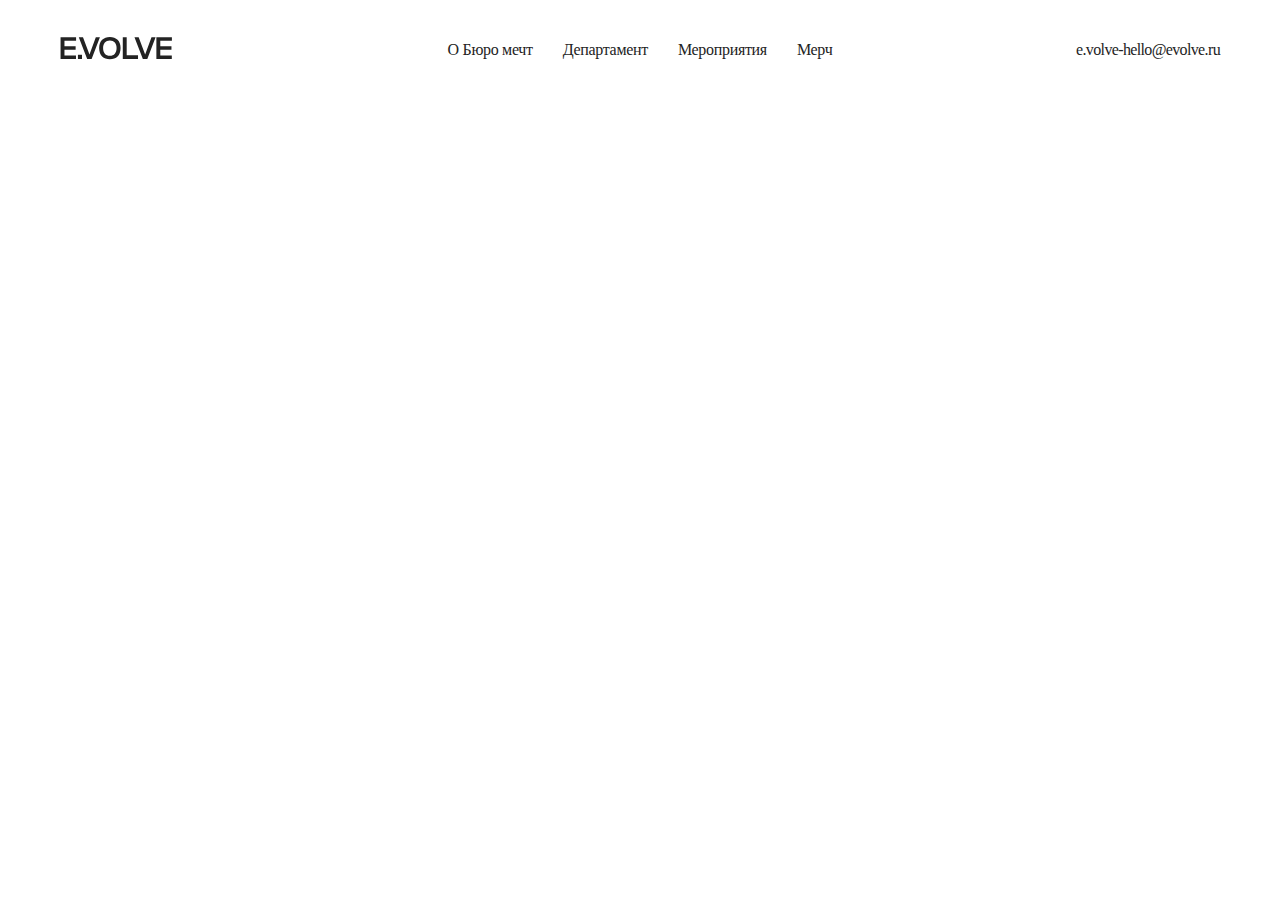
<file: index.html>
<!DOCTYPE html>
<html lang="ru">
  <head>
    <meta charset="UTF-8" />
    <meta name="viewport" content="width=device-width, initial-scale=1.0" />
    <title>Бюро мечт E.VOLVE</title>
    <meta property="og:title" content="Бюро мечт E.VOLVE" />
    <meta
      property="og:description"
      content="Многостраничник, который познакомит вас с нашим Бюро мечт"
    />
    <meta
      property="og:image"
      content="https://msmarys.github.io/E.VOLVE-promo/img/preview.png"
    />
    <meta property="og:image:type" content="image/png" />
    <meta property="og:image:width" content="1200" />
    <meta property="og:image:height" content="630" />
    <link rel="stylesheet" href="style/style.css" />
    <link rel="icon" type="image/x-icon" href="img/favicon.ico" />
  </head>

  <body>
    <!-- Меню -->
    <header class="main-menu">
      <div class="menu-wrapper">
        <a
          href="https://msmarys.github.io/E.VOLVE-promo/index.html"
          class="menu-logo"
        >
          <img src="./img/logo.svg" alt="Логотип E.VOLVE" />
        </a>

        <nav class="menu-nav">
          <a href="https://msmarys.github.io/E.VOLVE-promo/about.html"
            >О Бюро мечт</a
          >
          <a href="https://msmarys.github.io/E.VOLVE-promo/department.html"
            >Департамент</a
          >
          <a href="https://msmarys.github.io/E.VOLVE-promo/events.html"
            >Мероприятия</a
          >
          <a href="https://msmarys.github.io/E.VOLVE-promo/shop.html">Мерч</a>
        </nav>

        <a href="mailto:e.volve-hello@evolve.ru" class="menu-mail"
          >e.volve-hello@evolve.ru</a
        >
      </div>
    </header>

    <!-- Моб меню -->
    <div class="mobile-header">
      <div class="mobile-container">
        <a
          href="https://msmarys.github.io/E.VOLVE-promo/index.html"
          class="mobile-logo"
        >
          <img src="./img/logo.svg" alt="Логотип E.VOLVE" />
        </a>
        <button class="menu-toggle">
          <span class="toggle-text">Меню</span>
          <img src="./img/burger.svg" class="burger-icon" />
        </button>
      </div>
    </div>

    <div class="mobile-menu-overlay">
      <div class="mobile-overlay-inner">
        <div class="mobile-container">
          <a
            href="https://msmarys.github.io/E.VOLVE-promo/index.html"
            class="mobile-logo"
          >
            <img src="./img/logo.svg" alt="Логотип E.VOLVE" />
          </a>
          <button class="menu-toggle close-toggle">
            <span class="toggle-text">Закрыть</span>
            <img src="./img/burger.svg" alt="" class="burger-icon" />
          </button>
        </div>

        <nav class="mobile-nav">
          <a href="https://msmarys.github.io/E.VOLVE-promo/about.html"
            >О Бюро мечт</a
          >
          <a href="https://msmarys.github.io/E.VOLVE-promo/department.html"
            >Департамент</a
          >
          <a href="https://msmarys.github.io/E.VOLVE-promo/events.html"
            >Мероприятия</a
          >
          <a href="https://msmarys.github.io/E.VOLVE-promo/shop.html">Мерч</a>
        </nav>

        <div class="mobile-footer">
          <p class="footer-mail">e.volve-hello@evolve.ru</p>
          <a
            href="https://t.me/@mary_shishova"
            class="profile-icon"
            target="_blank"
            rel="noopener"
          >
            <img
              src="./img/tg_icon.svg"
              alt="Telegram"
              width="36"
              height="36"
            />
          </a>
          <a href="https://hsedesign.ru/designer/MaryS" class="profile-link"
            >Hse profile</a
          >
        </div>
      </div>
      <div class="mobile-background-text">
        <div class="ticker">
          <span>БЮРО МЕЧТ E.VOLVE</span>
          <span>БЮРО МЕЧТ E.VOLVE</span>
          <span>БЮРО МЕЧТ E.VOLVE</span>
          <span>БЮРО МЕЧТ E.VOLVE</span>
        </div>
      </div>
    </div>

    <!-- основной контент -->
    <section></section>

    <script src="./javascript/main.js"></script>
  </body>
</html>
</file>
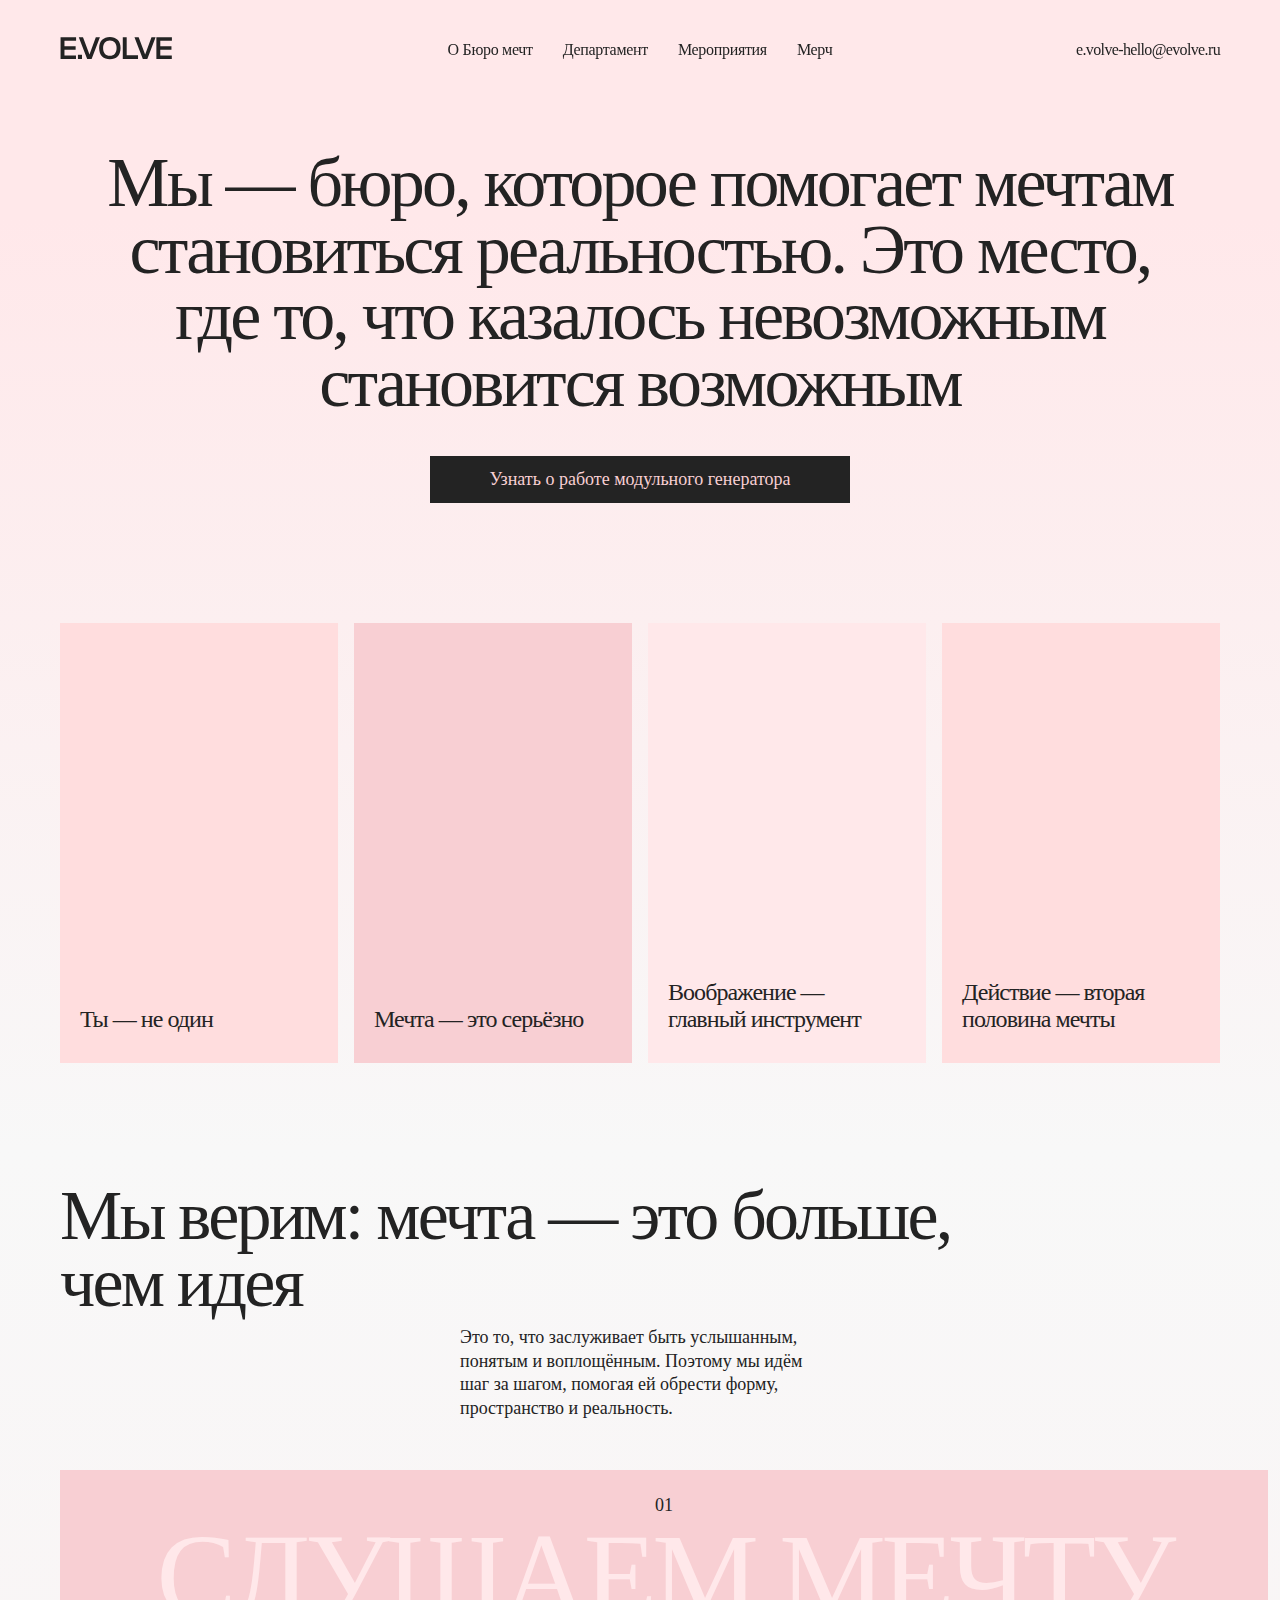
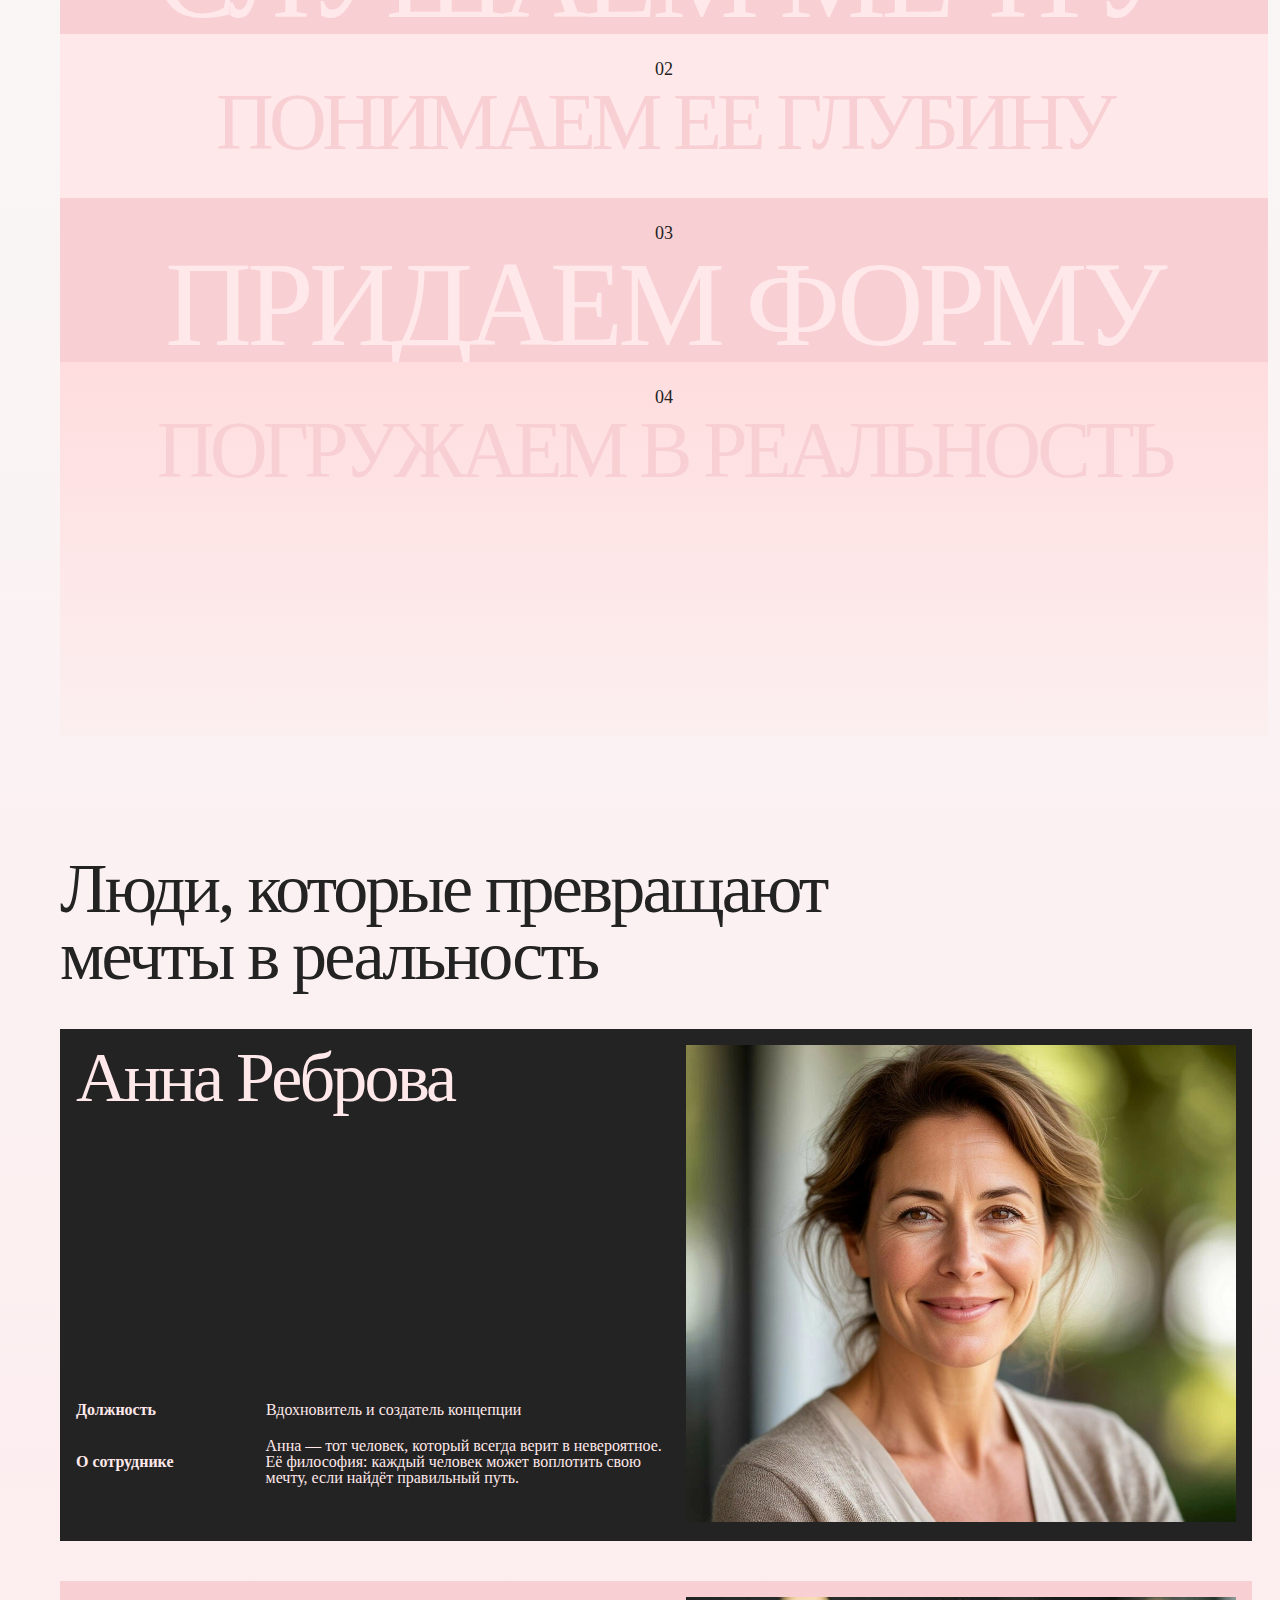
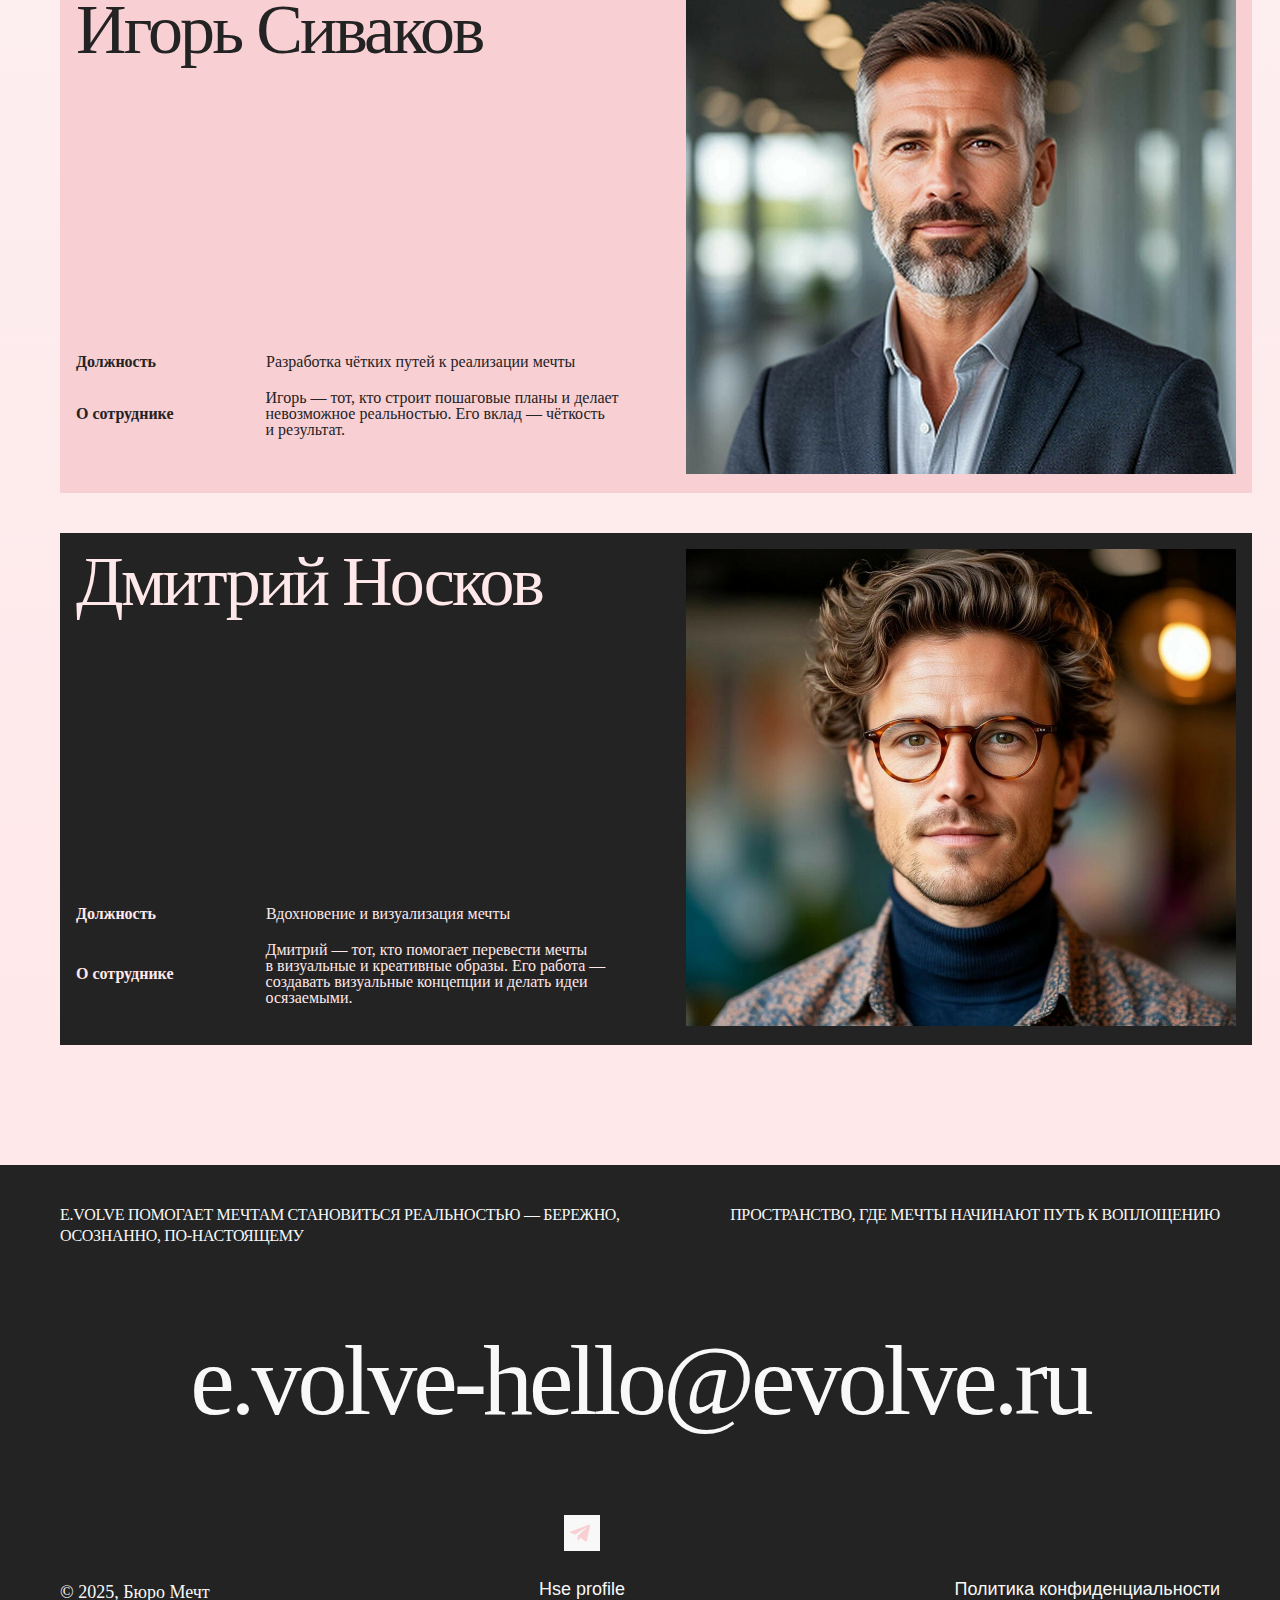
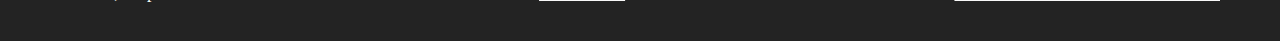
<file: about.html>
<!DOCTYPE html>
<html lang="ru">
  <head>
    <meta charset="UTF-8" />
    <meta name="viewport" content="width=device-width, initial-scale=1.0" />
    <title>О Бюро мечт E.VOLVE</title>
    <meta property="og:title" content="О Бюро мечт E.VOLVE" />
    <meta
      property="og:description"
      content="Познакомься с философией и ценностями Бюро мечт E.VOLVE — пространством, где мечты становятся планом действия."
    />
    <meta
      property="og:image"
      content="https://msmarys.github.io/E.VOLVE-promo/img/preview.png"
    />
    <meta property="og:image:type" content="image/png" />
    <meta property="og:image:width" content="1200" />
    <meta property="og:image:height" content="630" />
    <link rel="stylesheet" href="style/style.css" />
    <link rel="icon" type="image/x-icon" href="img/favicon.ico" />
  </head>

  <body>
    <!-- Меню -->
    <header class="main-menu">
      <div class="menu-wrapper">
        <a
          href="https://msmarys.github.io/E.VOLVE-promo/index.html"
          class="menu-logo"
        >
          <img src="./img/logo.svg" alt="Логотип E.VOLVE" />
        </a>

        <nav class="menu-nav">
          <a href="https://msmarys.github.io/E.VOLVE-promo/about.html"
            >О Бюро мечт</a
          >
          <a href="https://msmarys.github.io/E.VOLVE-promo/department.html"
            >Департамент</a
          >
          <a href="https://msmarys.github.io/E.VOLVE-promo/events.html"
            >Мероприятия</a
          >
          <a href="https://msmarys.github.io/E.VOLVE-promo/shop.html">Мерч</a>
        </nav>

        <a href="mailto:e.volve-hello@evolve.ru" class="menu-mail"
          >e.volve-hello@evolve.ru</a
        >
      </div>
    </header>

    <!-- Моб меню -->
    <div class="mobile-header">
      <div class="mobile-container">
        <a
          href="https://msmarys.github.io/E.VOLVE-promo/index.html"
          class="mobile-logo"
        >
          <img src="./img/logo.svg" alt="Логотип E.VOLVE" />
        </a>
        <button class="menu-toggle">
          <span class="toggle-text">Меню</span>
          <img src="./img/burger.svg" class="burger-icon" />
        </button>
      </div>
    </div>

    <div class="mobile-menu-overlay">
      <div class="mobile-overlay-inner">
        <div class="mobile-container">
          <a
            href="https://msmarys.github.io/E.VOLVE-promo/index.html"
            class="mobile-logo"
          >
            <img src="./img/logo.svg" alt="Логотип E.VOLVE" />
          </a>
          <button class="menu-toggle close-toggle">
            <span class="toggle-text">Закрыть</span>
            <img src="./img/burger.svg" alt="" class="burger-icon" />
          </button>
        </div>

        <nav class="mobile-nav">
          <a href="https://msmarys.github.io/E.VOLVE-promo/about.html"
            >О Бюро мечт</a
          >
          <a href="https://msmarys.github.io/E.VOLVE-promo/department.html"
            >Департамент</a
          >
          <a href="https://msmarys.github.io/E.VOLVE-promo/events.html"
            >Мероприятия</a
          >
          <a href="https://msmarys.github.io/E.VOLVE-promo/shop.html">Мерч</a>
        </nav>

        <div class="mobile-footer">
          <p class="footer-mail">e.volve-hello@evolve.ru</p>
          <a
            href="https://t.me/@mary_shishova"
            class="profile-icon"
            target="_blank"
            rel="noopener"
          >
            <img
              src="./img/tg_icon.svg"
              alt="Telegram"
              width="36"
              height="36"
            />
          </a>
          <a href="https://hsedesign.ru/designer/MaryS" class="profile-link"
            >Hse profile</a
          >
        </div>
      </div>
      <div class="mobile-background-text">
        <div class="ticker">
          <span>БЮРО МЕЧТ E.VOLVE</span>
          <span>БЮРО МЕЧТ E.VOLVE</span>
          <span>БЮРО МЕЧТ E.VOLVE</span>
          <span>БЮРО МЕЧТ E.VOLVE</span>
        </div>
      </div>
    </div>

    <!-- основной контент -->
    <!-- интро -->
    <section class="bureau-intro">
      <h2 class="fade-blur">
        Мы&nbsp;&mdash; бюро, которое помогает мечтам становиться реальностью.
        Это место, где&nbsp;то, что казалось невозможным становится возможным
      </h2>
      <a
        href="https://msmarys.github.io/E.VOLVE/"
        class="bureau-button"
        rel="noopener noreferrer"
      >
        Узнать о работе модульного генератора
      </a>
    </section>

    <!-- миссия -->
    <section class="bureau-mission">
      <div class="mission-card">
        <h4>Ты&nbsp;&mdash; не&nbsp;один</h4>
        <p>
          У&nbsp;мечты есть команда. Мы&nbsp;&mdash; люди, которые верят вместе
          с&nbsp;тобой, даже если весь мир сомневается.
        </p>
      </div>

      <div class="mission-card">
        <h4>Мечта&nbsp;&mdash; это серьёзно</h4>
        <p>
          Мы&nbsp;не&nbsp;обесцениваем желания. Даже самые странные, абсурдные
          и&nbsp;невозможные&nbsp;&mdash; важны.
        </p>
      </div>

      <div class="mission-card">
        <h4>Воображение&nbsp;&mdash; главный инструмент</h4>
        <p>
          В&nbsp;Бюро можно спроектировать даже самое невозможное&nbsp;&mdash;
          и&nbsp;находить его форму.
        </p>
      </div>

      <div class="mission-card">
        <h4>Действие&nbsp;&mdash; вторая половина мечты</h4>
        <p>Мы&nbsp;помогаем мечтам стать реальными шагами.</p>
      </div>
    </section>

    <!-- этапы -->
    <section class="bureau-steps">
      <div class="bureau-inspo">
        <h2>Мы&nbsp;верим: мечта&nbsp;&mdash; это больше, чем идея</h2>
        <p>
          Это&nbsp;то, что заслуживает быть услышанным, понятым
          и&nbsp;воплощённым. Поэтому мы&nbsp;идём шаг за&nbsp;шагом, помогая
          ей&nbsp;обрести форму, пространство и&nbsp;реальность.
        </p>
      </div>

      <div class="steps-cards">
        <div class="step-card step1">
          <p class="step-num">01</p>
          <h1>Слушаем мечту</h1>
          <p class="step-desc">
            Мы&nbsp;начинаем с&nbsp;того, чтобы внимательно выслушать вашу
            мечту. Каждое слово важно, и&nbsp;мы&nbsp;не&nbsp;торопимся, чтобы
            понять суть того, что для вас действительно важно. Это первое
            и&nbsp;самое важное, что нужно сделать.
          </p>
        </div>

        <div class="step-card step2">
          <p class="step-num">02</p>
          <h1>Понимаем ее глубину</h1>
          <p class="step-desc">
            Затем мы&nbsp;задумываемся над тем, что стоит за&nbsp;мечтой. Почему
            она важна, что она может значить? Мы&nbsp;погружаемся
            в&nbsp;её&nbsp;контекст и&nbsp;находим глубину, чтобы понять, как
            превратить мечту в&nbsp;нечто большее, чем просто желание.
          </p>
        </div>

        <div class="step-card step3">
          <p class="step-num">03</p>
          <h1>Придаем форму</h1>
          <p class="step-desc">
            Здесь мы&nbsp;работаем над тем, чтобы увидеть мечту
            в&nbsp;реальности. Мы&nbsp;собираем идеи, выбираем стили
            и&nbsp;формы, создаём концепцию. Это момент, когда мечта начинает
            обретать конкретные очертания.
          </p>
        </div>

        <div class="step-card step4">
          <p class="step-num">04</p>
          <h1>Погружаем в&nbsp;реальность</h1>
          <p class="step-desc">
            С&nbsp;помощью современных технологий, в&nbsp;том числе виртуальной
            реальности (VR), мы&nbsp;помогаем вам увидеть вашу мечту
            во&nbsp;всей её&nbsp;полноте. Мечта становится не&nbsp;просто
            картинкой в&nbsp;голове, а&nbsp;осязаемым, проработанным
            пространством или предметом, с&nbsp;которым можно взаимодействовать.
          </p>
        </div>
      </div>
    </section>

    <!-- команда -->
    <section class="bureau-team">
      <h2 class="bureau-team-title">
        Люди, которые превращают мечты в&nbsp;реальность
      </h2>

      <div class="team-members">
        <!-- 1 -->
        <div class="team-member fade-sticky">
          <div class="member-info">
            <h2>Анна Реброва</h2>
            <div class="member-row">
              <p>Должность</p>
              <p>Вдохновитель и&nbsp;создатель концепции</p>
            </div>
            <div class="member-row">
              <p>О&nbsp;сотруднике</p>
              <p>
                Анна&nbsp;&mdash; тот человек, который всегда верит
                в&nbsp;невероятное. Её&nbsp;философия: каждый человек может
                воплотить свою мечту, если найдёт правильный путь.
              </p>
            </div>
          </div>
          <img src="./img/member1.png" class="member-img" />
        </div>

        <!-- 2 -->
        <div class="team-member fade-sticky">
          <div class="member-info">
            <h2>Игорь Сиваков</h2>
            <div class="member-row">
              <p>Должность</p>
              <p>Разработка чётких путей к&nbsp;реализации мечты</p>
            </div>
            <div class="member-row">
              <p>О&nbsp;сотруднике</p>
              <p>
                Игорь&nbsp;&mdash; тот, кто строит пошаговые планы и&nbsp;делает
                невозможное реальностью. Его вклад&nbsp;&mdash; чёткость
                и&nbsp;результат.
              </p>
            </div>
          </div>
          <img src="./img/member2.png" class="member-img" />
        </div>

        <!-- 3 -->
        <div class="team-member fade-sticky">
          <div class="member-info">
            <h2>Дмитрий Носков</h2>
            <div class="member-row">
              <p>Должность</p>
              <p>Вдохновение и&nbsp;визуализация мечты</p>
            </div>
            <div class="member-row">
              <p>О&nbsp;сотруднике</p>
              <p>
                Дмитрий&nbsp;&mdash; тот, кто помогает перевести мечты
                в&nbsp;визуальные и&nbsp;креативные образы. Его
                работа&nbsp;&mdash; создавать визуальные концепции и&nbsp;делать
                идеи осязаемыми.
              </p>
            </div>
          </div>
          <img src="./img/member3.png" class="member-img" />
        </div>
      </div>
    </section>

    <!-- Футтер -->
    <footer id="site-footer" class="site-footer">
      <div class="footer-container footer_top">
        <p class="footer-text-left">
          E.VOLVE помогает мечтам становиться реальностью&nbsp;&mdash; бережно,
          осознанно, по&#8209;настоящему
        </p>
        <p class="footer-text-right">
          Пространство, где&nbsp;мечты начинают путь к&nbsp;воплощению
        </p>
      </div>

      <div class="footer-container footer_middle">
        <a href="mailto:e.volve-hello@evolve.ru" class="footer-email">
          e.volve-hello@evolve.ru
        </a>
      </div>

      <div class="footer-container footer_bottom">
        <div class="copywrite">&copy;&nbsp;2025,&nbsp;Бюро&nbsp;Мечт</div>
        <div class="my_profile">
          <a
            href="https://t.me/@mary_shishova"
            class="profile-icon"
            target="_blank"
            rel="noopener"
          >
            <img
              src="./img/tg_icon.svg"
              alt="Telegram"
              width="36"
              height="36"
            />
          </a>
          <a href="https://hsedesign.ru/designer/MaryS" class="profile-link">
            Hse profile
          </a>
        </div>
        <div class="privacy_page">
          <a
            href="https://msmarys.github.io/E.VOLVE-promo/privacy.html"
            class="privacy-link"
          >
            Политика конфиденциальности
          </a>
        </div>
      </div>
    </footer>

    <script src="./javascript/main.js"></script>
  </body>
</html>
</file>
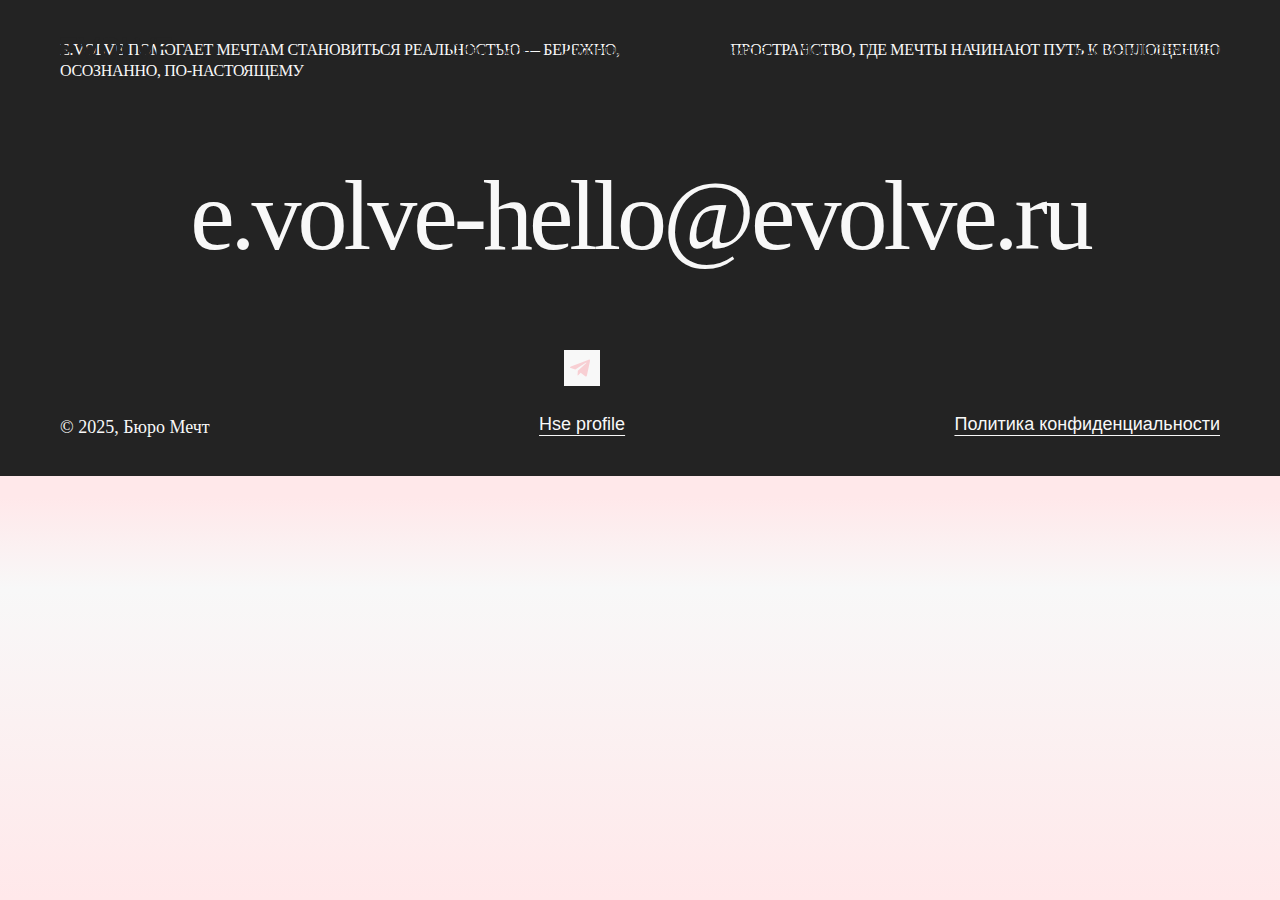
<file: events.html>
<!DOCTYPE html>
<html lang="ru">
  <head>
    <meta charset="UTF-8" />
    <meta name="viewport" content="width=device-width, initial-scale=1.0" />
    <title>Афиша мероприятий | Бюро мечт E.VOLVE</title>
    <meta property="og:title" content="Афиша мероприятий | E.VOLVE" />
    <meta
      property="og:description"
      content="События E.VOLVE — экспедиции, ритуалы и практики для восстановления и вдохновения."
    />
    <meta
      property="og:image"
      content="https://msmarys.github.io/E.VOLVE-promo/img/preview.png"
    />
    <meta property="og:image:type" content="image/png" />
    <meta property="og:image:width" content="1200" />
    <meta property="og:image:height" content="630" />
    <link rel="stylesheet" href="style/style.css" />
    <link rel="icon" type="image/x-icon" href="img/favicon.ico" />
  </head>
  <body>
    <!-- Меню -->
    <header class="main-menu">
      <div class="menu-wrapper">
        <a
          href="https://msmarys.github.io/E.VOLVE-promo/index.html"
          class="menu-logo"
        >
          <img src="./img/logo.svg" alt="Логотип E.VOLVE" />
        </a>

        <nav class="menu-nav">
          <a href="https://msmarys.github.io/E.VOLVE-promo/about.html"
            >О Бюро мечт</a
          >
          <a href="https://msmarys.github.io/E.VOLVE-promo/department.html"
            >Департамент</a
          >
          <a href="https://msmarys.github.io/E.VOLVE-promo/events.html"
            >Мероприятия</a
          >
          <a href="https://msmarys.github.io/E.VOLVE-promo/shop.html">Мерч</a>
        </nav>

        <a href="mailto:e.volve-hello@evolve.ru" class="menu-mail"
          >e.volve-hello@evolve.ru</a
        >
      </div>
    </header>

    <!-- Моб меню -->
    <div class="mobile-header">
      <div class="mobile-container">
        <a
          href="https://msmarys.github.io/E.VOLVE-promo/index.html"
          class="mobile-logo"
        >
          <img src="./img/logo.svg" alt="Логотип E.VOLVE" />
        </a>
        <button class="menu-toggle">
          <span class="toggle-text">Меню</span>
          <img src="./img/burger.svg" class="burger-icon" />
        </button>
      </div>
    </div>

    <div class="mobile-menu-overlay">
      <div class="mobile-overlay-inner">
        <div class="mobile-container">
          <a
            href="https://msmarys.github.io/E.VOLVE-promo/index.html"
            class="mobile-logo"
          >
            <img src="./img/logo.svg" alt="Логотип E.VOLVE" />
          </a>
          <button class="menu-toggle close-toggle">
            <span class="toggle-text">Закрыть</span>
            <img src="./img/burger.svg" alt="" class="burger-icon" />
          </button>
        </div>

        <nav class="mobile-nav">
          <a href="https://msmarys.github.io/E.VOLVE-promo/about.html"
            >О Бюро мечт</a
          >
          <a href="https://msmarys.github.io/E.VOLVE-promo/department.html"
            >Департамент</a
          >
          <a href="https://msmarys.github.io/E.VOLVE-promo/events.html"
            >Мероприятия</a
          >
          <a href="https://msmarys.github.io/E.VOLVE-promo/shop.html">Мерч</a>
        </nav>

        <div class="mobile-footer">
          <p class="footer-mail">e.volve-hello@evolve.ru</p>
          <a
            href="https://t.me/@mary_shishova"
            class="profile-icon"
            target="_blank"
            rel="noopener"
          >
            <img
              src="./img/tg_icon.svg"
              alt="Telegram"
              width="36"
              height="36"
            />
          </a>
          <a href="https://hsedesign.ru/designer/MaryS" class="profile-link"
            >Hse profile</a
          >
        </div>
      </div>
      <div class="mobile-background-text">
        <div class="ticker">
          <span>БЮРО МЕЧТ E.VOLVE</span>
          <span>БЮРО МЕЧТ E.VOLVE</span>
          <span>БЮРО МЕЧТ E.VOLVE</span>
          <span>БЮРО МЕЧТ E.VOLVE</span>
        </div>
      </div>
    </div>

    <!-- основной контент -->
    <section></section>

    <!-- Футтер -->
    <footer id="site-footer" class="site-footer">
      <div class="footer-container footer_top">
        <p class="footer-text-left">
          E.VOLVE помогает мечтам становиться реальностью&nbsp;&mdash; бережно,
          осознанно, по&#8209;настоящему
        </p>
        <p class="footer-text-right">
          Пространство, где&nbsp;мечты начинают путь к&nbsp;воплощению
        </p>
      </div>

      <div class="footer-container footer_middle">
        <a href="mailto:e.volve-hello@evolve.ru" class="footer-email">
          e.volve-hello@evolve.ru
        </a>
      </div>

      <div class="footer-container footer_bottom">
        <div class="copywrite">&copy;&nbsp;2025,&nbsp;Бюро&nbsp;Мечт</div>
        <div class="my_profile">
          <a
            href="https://t.me/@mary_shishova"
            class="profile-icon"
            target="_blank"
            rel="noopener"
          >
            <img
              src="./img/tg_icon.svg"
              alt="Telegram"
              width="36"
              height="36"
            />
          </a>
          <a href="https://hsedesign.ru/designer/MaryS" class="profile-link">
            Hse profile
          </a>
        </div>
        <div class="privacy_page">
          <a
            href="https://msmarys.github.io/E.VOLVE-promo/privacy.html"
            class="privacy-link"
          >
            Политика конфиденциальности
          </a>
        </div>
      </div>
    </footer>

    <script src="./javascript/main.js"></script>
  </body>
</html>
</file>
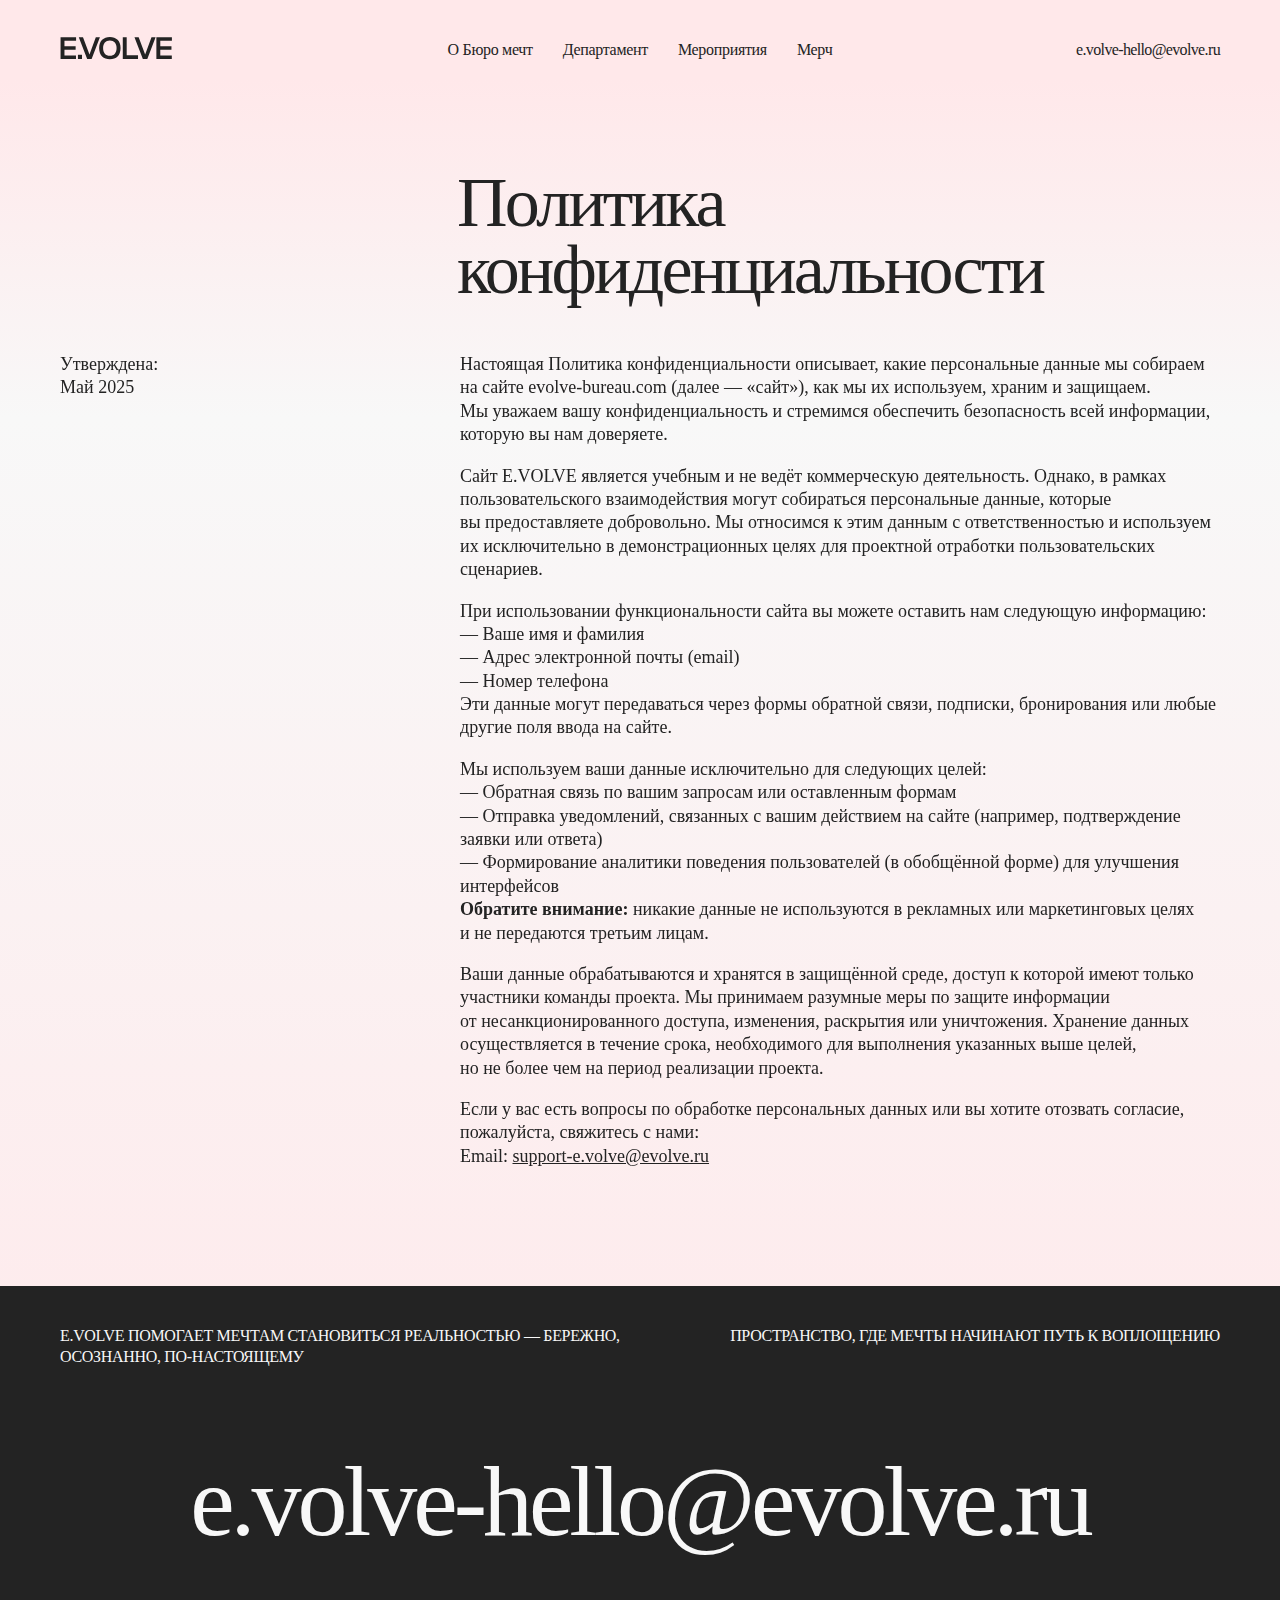
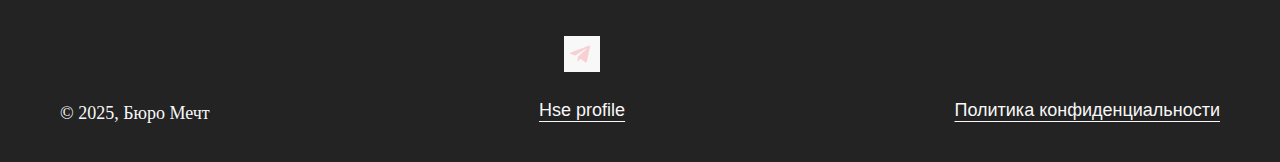
<file: privacy.html>
<!DOCTYPE html>
<html lang="ru">
  <head>
    <meta charset="UTF-8" />
    <meta name="viewport" content="width=device-width, initial-scale=1.0" />
    <title>Политика конфиденциальности | Бюро мечт E.VOLVE</title>
    <meta property="og:title" content="Политика конфиденциальности | E.VOLVE" />
    <meta
      property="og:description"
      content="Узнайте, как мы собираем и обрабатываем персональные данные на сайте Бюро мечт E.VOLVE"
    />
    <meta
      property="og:image"
      content="https://msmarys.github.io/E.VOLVE-promo/img/preview.png"
    />
    <meta property="og:image:type" content="image/png" />
    <meta property="og:image:width" content="1200" />
    <meta property="og:image:height" content="630" />
    <link rel="stylesheet" href="style/style.css" />
    <link rel="icon" type="image/x-icon" href="img/favicon.ico" />
  </head>
  <body>
    <!-- Меню -->
    <header class="main-menu">
      <div class="menu-wrapper">
        <a
          href="https://msmarys.github.io/E.VOLVE-promo/index.html"
          class="menu-logo"
        >
          <img src="./img/logo.svg" alt="Логотип E.VOLVE" />
        </a>

        <nav class="menu-nav">
          <a href="https://msmarys.github.io/E.VOLVE-promo/about.html"
            >О Бюро мечт</a
          >
          <a href="https://msmarys.github.io/E.VOLVE-promo/department.html"
            >Департамент</a
          >
          <a href="https://msmarys.github.io/E.VOLVE-promo/events.html"
            >Мероприятия</a
          >
          <a href="https://msmarys.github.io/E.VOLVE-promo/shop.html">Мерч</a>
        </nav>

        <a href="mailto:e.volve-hello@evolve.ru" class="menu-mail"
          >e.volve-hello@evolve.ru</a
        >
      </div>
    </header>

    <!-- Моб меню -->
    <div class="mobile-header">
      <div class="mobile-container">
        <a
          href="https://msmarys.github.io/E.VOLVE-promo/index.html"
          class="mobile-logo"
        >
          <img src="./img/logo.svg" alt="Логотип E.VOLVE" />
        </a>
        <button class="menu-toggle">
          <span class="toggle-text">Меню</span>
          <img src="./img/burger.svg" class="burger-icon" />
        </button>
      </div>
    </div>

    <div class="mobile-menu-overlay">
      <div class="mobile-overlay-inner">
        <div class="mobile-container">
          <a
            href="https://msmarys.github.io/E.VOLVE-promo/index.html"
            class="mobile-logo"
          >
            <img src="./img/logo.svg" alt="Логотип E.VOLVE" />
          </a>
          <button class="menu-toggle close-toggle">
            <span class="toggle-text">Закрыть</span>
            <img src="./img/burger.svg" alt="" class="burger-icon" />
          </button>
        </div>

        <nav class="mobile-nav">
          <a href="https://msmarys.github.io/E.VOLVE-promo/about.html"
            >О Бюро мечт</a
          >
          <a href="https://msmarys.github.io/E.VOLVE-promo/department.html"
            >Департамент</a
          >
          <a href="https://msmarys.github.io/E.VOLVE-promo/events.html"
            >Мероприятия</a
          >
          <a href="https://msmarys.github.io/E.VOLVE-promo/shop.html">Мерч</a>
        </nav>

        <div class="mobile-footer">
          <p class="footer-mail">e.volve-hello@evolve.ru</p>
          <a
            href="https://t.me/@mary_shishova"
            class="profile-icon"
            target="_blank"
            rel="noopener"
          >
            <img
              src="./img/tg_icon.svg"
              alt="Telegram"
              width="36"
              height="36"
            />
          </a>
          <a href="https://hsedesign.ru/designer/MaryS" class="profile-link"
            >Hse profile</a
          >
        </div>
      </div>
      <div class="mobile-background-text">
        <div class="ticker">
          <span>БЮРО МЕЧТ E.VOLVE</span>
          <span>БЮРО МЕЧТ E.VOLVE</span>
          <span>БЮРО МЕЧТ E.VOLVE</span>
          <span>БЮРО МЕЧТ E.VOLVE</span>
        </div>
      </div>
    </div>

    <!-- основной контент-->

    <section class="policy">
      <h1 class="policy_title fade-blur">Политика конфиденциальности</h1>
      <div class="policy_container fade-blur">
        <div class="policy_adoption">
          <p>
            <span class="medium">Утверждена:</span><br /><span class="regular"
              >Май&nbsp;2025</span
            >
          </p>
        </div>
        <div class="policy_text">
          <p>
            Настоящая Политика конфиденциальности описывает, какие персональные
            данные мы&nbsp;собираем на&nbsp;сайте evolve-bureau.com
            (далее&nbsp;&mdash; «сайт»), как&nbsp;мы&nbsp;их используем, храним
            и&nbsp;защищаем. Мы&nbsp;уважаем вашу конфиденциальность
            и&nbsp;стремимся обеспечить безопасность всей информации, которую
            вы&nbsp;нам доверяете.
          </p>

          <p>
            Сайт E.VOLVE является учебным и&nbsp;не&nbsp;ведёт коммерческую
            деятельность. Однако, в&nbsp;рамках пользовательского взаимодействия
            могут собираться персональные данные, которые вы&nbsp;предоставляете
            добровольно. Мы&nbsp;относимся к&nbsp;этим данным
            с&nbsp;ответственностью и&nbsp;используем их&nbsp;исключительно
            в&nbsp;демонстрационных целях для&nbsp;проектной отработки
            пользовательских сценариев.
          </p>

          <p>
            При&nbsp;использовании функциональности сайта вы&nbsp;можете
            оставить нам&nbsp;следующую информацию:<br />
            — Ваше имя и&nbsp;фамилия<br />
            — Адрес электронной почты (email)<br />
            — Номер телефона<br />
            Эти&nbsp;данные могут передаваться через&nbsp;формы обратной связи,
            подписки, бронирования или&nbsp;любые другие поля ввода
            на&nbsp;сайте.
          </p>

          <p>
            Мы&nbsp;используем ваши данные исключительно для&nbsp;следующих
            целей:<br />
            — Обратная связь по&nbsp;вашим запросам или&nbsp;оставленным
            формам<br />
            — Отправка уведомлений, связанных с&nbsp;вашим действием
            на&nbsp;сайте (например, подтверждение заявки или&nbsp;ответа)<br />
            — Формирование аналитики поведения пользователей (в&nbsp;обобщённой
            форме) для&nbsp;улучшения интерфейсов<br />
            <strong>Обратите внимание:</strong> никакие данные
            не&nbsp;используются в&nbsp;рекламных или&nbsp;маркетинговых целях
            и&nbsp;не&nbsp;передаются третьим лицам.
          </p>

          <p>
            Ваши данные обрабатываются и&nbsp;хранятся в&nbsp;защищённой среде,
            доступ к&nbsp;которой имеют только участники команды проекта.
            Мы&nbsp;принимаем разумные меры по&nbsp;защите информации
            от&nbsp;несанкционированного доступа, изменения, раскрытия
            или&nbsp;уничтожения. Хранение данных осуществляется в&nbsp;течение
            срока, необходимого для&nbsp;выполнения указанных выше целей,
            но&nbsp;не&nbsp;более чем&nbsp;на&nbsp;период реализации проекта.
          </p>

          <p>
            Если&nbsp;у&nbsp;вас есть вопросы по&nbsp;обработке персональных
            данных или&nbsp;вы&nbsp;хотите отозвать согласие, пожалуйста,
            свяжитесь с&nbsp;нами:<br />
            Email:
            <a class="mail_link" href="mailto:support-e.volve@evolve.ru"
              >support-e.volve@evolve.ru</a
            >
          </p>
        </div>
      </div>
    </section>

    <!-- Футтер -->
    <footer id="site-footer" class="site-footer">
      <div class="footer-container footer_top">
        <p class="footer-text-left">
          E.VOLVE помогает мечтам становиться реальностью&nbsp;&mdash; бережно,
          осознанно, по&#8209;настоящему
        </p>
        <p class="footer-text-right">
          Пространство, где&nbsp;мечты начинают путь к&nbsp;воплощению
        </p>
      </div>

      <div class="footer-container footer_middle">
        <a href="mailto:e.volve-hello@evolve.ru" class="footer-email">
          e.volve-hello@evolve.ru
        </a>
      </div>

      <div class="footer-container footer_bottom">
        <div class="copywrite">&copy;&nbsp;2025,&nbsp;Бюро&nbsp;Мечт</div>
        <div class="my_profile">
          <a
            href="https://t.me/@mary_shishova"
            class="profile-icon"
            target="_blank"
            rel="noopener"
          >
            <img
              src="./img/tg_icon.svg"
              alt="Telegram"
              width="36"
              height="36"
            />
          </a>
          <a href="https://hsedesign.ru/designer/MaryS" class="profile-link">
            Hse profile
          </a>
        </div>
        <div class="privacy_page">
          <a
            href="https://msmarys.github.io/E.VOLVE-promo/privacy.html"
            class="privacy-link"
          >
            Политика конфиденциальности
          </a>
        </div>
      </div>
    </footer>

    <script src="./javascript/main.js"></script>
  </body>
</html>
</file>
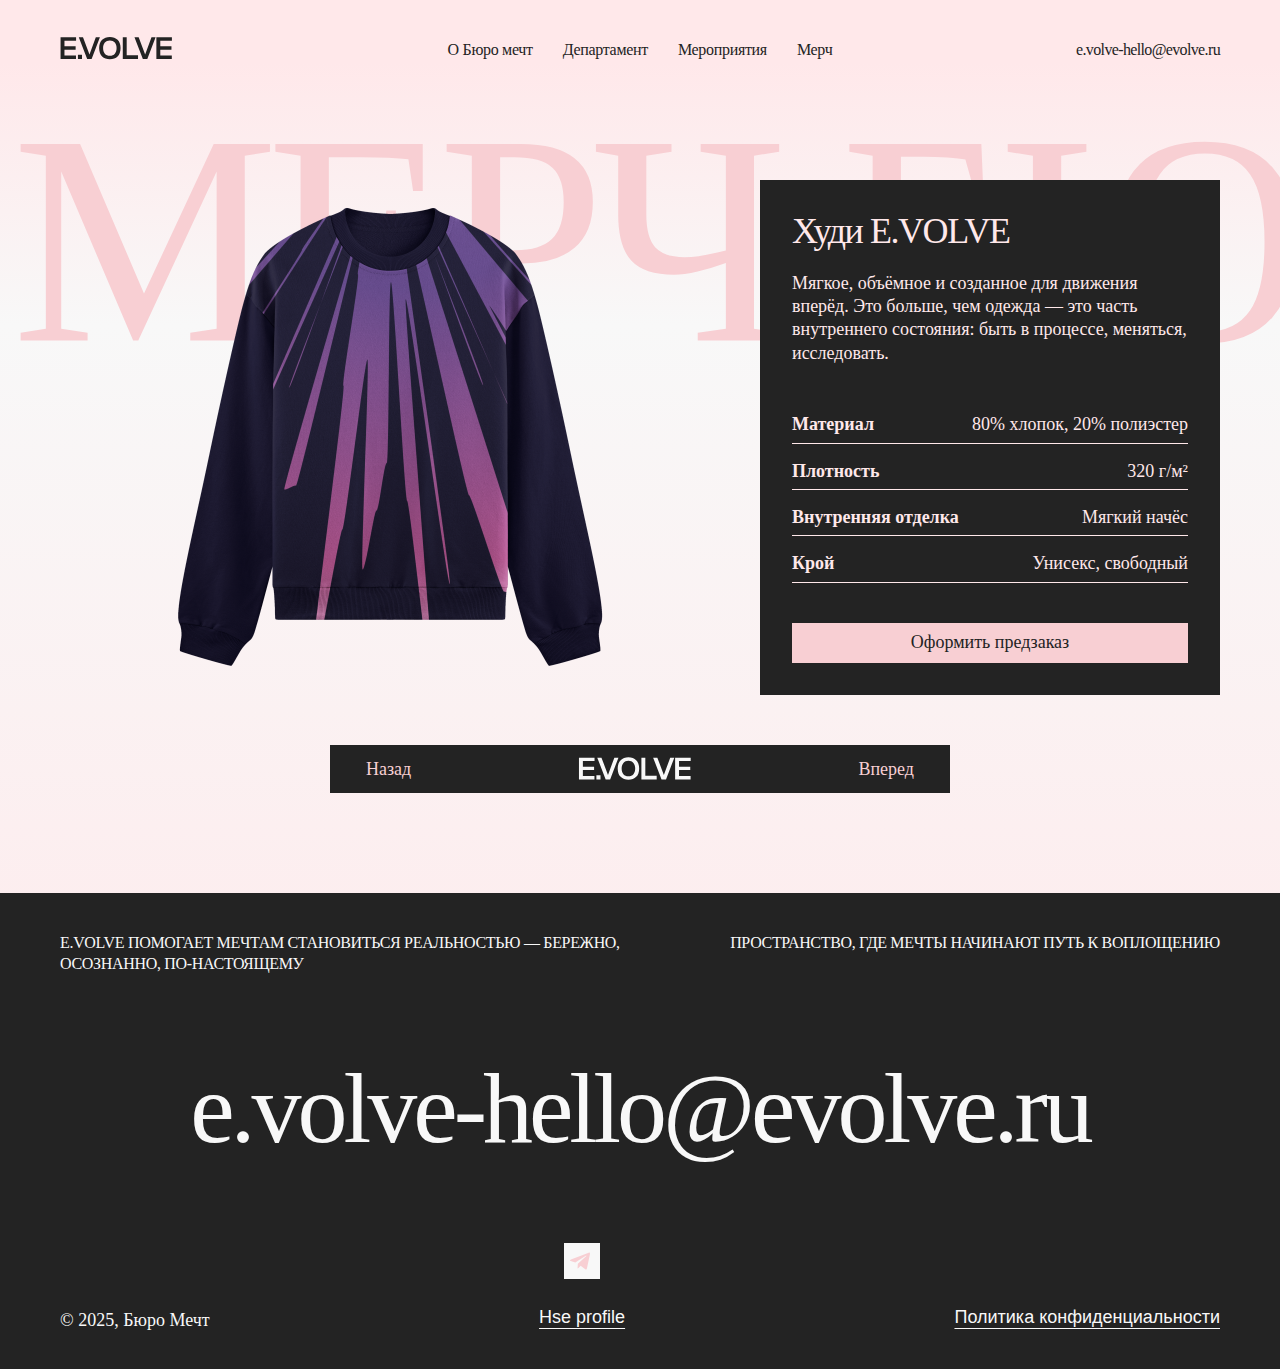
<file: shop.html>
<!DOCTYPE html>
<html lang="ru">
  <head>
    <meta charset="UTF-8" />
    <meta name="viewport" content="width=device-width, initial-scale=1.0" />
    <title>Магазин с мерчем | Бюро мечт E.VOLVE</title>
    <meta property="og:title" content="Магазин с мерчем | E.VOLVE" />
    <meta
      property="og:description"
      content="Фирменный мерч Бюро мечт E.VOLVE — вещи с характером, смыслом и заботой. Носи мечту с собой"
    />
    <meta
      property="og:image"
      content="https://msmarys.github.io/E.VOLVE-promo/img/preview.png"
    />
    <meta property="og:image:type" content="image/png" />
    <meta property="og:image:width" content="1200" />
    <meta property="og:image:height" content="630" />
    <link rel="stylesheet" href="style/style.css" />
    <link rel="icon" type="image/x-icon" href="img/favicon.ico" />
  </head>

  <body>
    <!-- Меню -->
    <header class="main-menu">
      <div class="menu-wrapper">
        <a
          href="https://msmarys.github.io/E.VOLVE-promo/index.html"
          class="menu-logo"
        >
          <img src="./img/logo.svg" alt="Логотип E.VOLVE" />
        </a>

        <nav class="menu-nav">
          <a href="https://msmarys.github.io/E.VOLVE-promo/about.html"
            >О Бюро мечт</a
          >
          <a href="https://msmarys.github.io/E.VOLVE-promo/department.html"
            >Департамент</a
          >
          <a href="https://msmarys.github.io/E.VOLVE-promo/events.html"
            >Мероприятия</a
          >
          <a href="https://msmarys.github.io/E.VOLVE-promo/shop.html">Мерч</a>
        </nav>

        <a href="mailto:e.volve-hello@evolve.ru" class="menu-mail"
          >e.volve-hello@evolve.ru</a
        >
      </div>
    </header>

    <!-- Моб меню -->
    <div class="mobile-header">
      <div class="mobile-container">
        <a
          href="https://msmarys.github.io/E.VOLVE-promo/index.html"
          class="mobile-logo"
        >
          <img src="./img/logo.svg" alt="Логотип E.VOLVE" />
        </a>
        <button class="menu-toggle">
          <span class="toggle-text">Меню</span>
          <img src="./img/burger.svg" class="burger-icon" />
        </button>
      </div>
    </div>

    <div class="mobile-menu-overlay">
      <div class="mobile-overlay-inner">
        <div class="mobile-container">
          <a
            href="https://msmarys.github.io/E.VOLVE-promo/index.html"
            class="mobile-logo"
          >
            <img src="./img/logo.svg" alt="Логотип E.VOLVE" />
          </a>
          <button class="menu-toggle close-toggle">
            <span class="toggle-text">Закрыть</span>
            <img src="./img/burger.svg" alt="" class="burger-icon" />
          </button>
        </div>

        <nav class="mobile-nav">
          <a href="https://msmarys.github.io/E.VOLVE-promo/about.html"
            >О Бюро мечт</a
          >
          <a href="https://msmarys.github.io/E.VOLVE-promo/department.html"
            >Департамент</a
          >
          <a href="https://msmarys.github.io/E.VOLVE-promo/events.html"
            >Мероприятия</a
          >
          <a href="https://msmarys.github.io/E.VOLVE-promo/shop.html">Мерч</a>
        </nav>

        <div class="mobile-footer">
          <p class="footer-mail">e.volve-hello@evolve.ru</p>
          <a
            href="https://t.me/@mary_shishova"
            class="profile-icon"
            target="_blank"
            rel="noopener"
          >
            <img
              src="./img/tg_icon.svg"
              alt="Telegram"
              width="36"
              height="36"
            />
          </a>
          <a href="https://hsedesign.ru/designer/MaryS" class="profile-link"
            >Hse profile</a
          >
        </div>
      </div>
      <div class="mobile-background-text">
        <div class="ticker">
          <span>БЮРО МЕЧТ E.VOLVE</span>
          <span>БЮРО МЕЧТ E.VOLVE</span>
          <span>БЮРО МЕЧТ E.VOLVE</span>
          <span>БЮРО МЕЧТ E.VOLVE</span>
        </div>
      </div>
    </div>

    <!-- основной контент -->
    <section class="shop-gallery">
      <!-- Бегущая строка -->
      <div class="events-stroke">
        <div class="events-ticker">
          <span>МЕРЧ БЮРО МЕЧТ E.VOLVE</span>
          <span>МЕРЧ БЮРО МЕЧТ E.VOLVE</span>
          <span>МЕРЧ БЮРО МЕЧТ E.VOLVE</span>
          <span>МЕРЧ БЮРО МЕЧТ E.VOLVE</span>
        </div>
      </div>

      <div class="shop-gallery-wrapper">
        <div class="shop-gallery-track">
          <!-- 1 -->
          <div class="shop-slide">
            <img
              src="./img/shop-item1.png"
              class="shop-img"
              width="660"
              height="515"
            />
            <div class="shop-info">
              <h3>Худи E.VOLVE</h3>
              <p>
                Мягкое, объёмное и&nbsp;созданное для движения вперёд. Это
                больше, чем одежда&nbsp;&mdash; это часть внутреннего состояния:
                быть в&nbsp;процессе, меняться, исследовать.
              </p>

              <div class="shop-table">
                <div class="shop-row">
                  <span>Материал</span><span>80% хлопок, 20% полиэстер</span>
                </div>
                <div class="shop-row">
                  <span>Плотность</span><span>320 г/м²</span>
                </div>
                <div class="shop-row">
                  <span>Внутренняя отделка</span><span>Мягкий начёс</span>
                </div>
                <div class="shop-row">
                  <span>Крой</span><span>Унисекс, свободный</span>
                </div>
              </div>

              <button class="shop-order">Оформить предзаказ</button>
            </div>
          </div>

          <!-- 2 -->
          <div class="shop-slide">
            <img
              src="./img/shop-item2.png"
              class="shop-img"
              width="660"
              height="515"
            />
            <div class="shop-info">
              <h3>Футболка E.VOLVE</h3>
              <p>
                Лаконичный силуэт, тактильный хлопок и&nbsp;посыл, который
                говорит без слов. Эта футболка&nbsp;&mdash; про движение через
                осознанность.
              </p>

              <div class="shop-table">
                <div class="shop-row">
                  <span>Материал</span><span>100% хлопок</span>
                </div>
                <div class="shop-row">
                  <span>Плотность</span><span>180 г/м²</span>
                </div>
                <div class="shop-row">
                  <span>Внутренняя отделка</span><span>Прямое плетение</span>
                </div>
                <div class="shop-row">
                  <span>Крой</span><span>Унисекс, свободный</span>
                </div>
              </div>

              <button class="shop-order">Оформить предзаказ</button>
            </div>
          </div>

          <!-- 3 -->
          <div class="shop-slide">
            <img
              src="./img/shop-item3.png"
              class="shop-img"
              width="660"
              height="515"
              alt="Блокнот"
            />
            <div class="shop-info">
              <h3>Блокнот</h3>
              <p>
                Минималистичный и&nbsp;тактильный, он&nbsp;создаёт тихое место
                для мыслей, наблюдений и&nbsp;мечт. Каждый лист&nbsp;&mdash;
                возможность зафиксировать момент трансформации.
              </p>

              <div class="shop-table">
                <div class="shop-row">
                  <span>Формат</span><span>Квадратный (160 × 160 мм)</span>
                </div>
                <div class="shop-row">
                  <span>Обложка</span><span>Плотная</span>
                </div>
                <div class="shop-row">
                  <span>Бумага</span><span>Премиум, 90 г/м²</span>
                </div>
                <div class="shop-row">
                  <span>Переплёт</span><span>Металлические кольца</span>
                </div>
              </div>

              <button class="shop-order">Оформить предзаказ</button>
            </div>
          </div>

          <!-- 4 -->
          <div class="shop-slide">
            <img
              src="./img/shop-item4.png"
              class="shop-img"
              width="660"
              height="515"
              alt="Шоппер E.VOLVE №1"
            />
            <div class="shop-info">
              <h3>Шоппер E.VOLVE №1</h3>
              <p>
                Простой, но&nbsp;выразительный. Вместительный, но&nbsp;лёгкий.
                Этот шоппер&nbsp;&mdash; спутник в&nbsp;городе
                и&nbsp;в&nbsp;пути. Про осознанность, движение и&nbsp;красоту
                простых форм.
              </p>

              <div class="shop-table">
                <div class="shop-row">
                  <span>Материал</span><span>100% хлопок</span>
                </div>
                <div class="shop-row">
                  <span>Плотность</span><span>240 г/м²</span>
                </div>
                <div class="shop-row">
                  <span>Размер</span><span>38 × 42 см</span>
                </div>
                <div class="shop-row">
                  <span>Ручки</span><span>Короткие</span>
                </div>
              </div>

              <button class="shop-order">Оформить предзаказ</button>
            </div>
          </div>

          <!-- 5 -->
          <div class="shop-slide">
            <img
              src="./img/shop-item5.png"
              class="shop-img"
              width="660"
              height="515"
              alt="Шоппер E.VOLVE №2"
            />
            <div class="shop-info">
              <h3>Шоппер E.VOLVE №2</h3>
              <p>
                Минималистичный и&nbsp;выразительный, этот шоппер создаёт
                настроение простоты и&nbsp;устойчивости. Подходит для
                повседневных маршрутов и&nbsp;для вдохновляющих прогулок.
              </p>

              <div class="shop-table">
                <div class="shop-row">
                  <span>Материал</span><span>100% хлопок</span>
                </div>
                <div class="shop-row">
                  <span>Плотность</span><span>240 г/м²</span>
                </div>
                <div class="shop-row">
                  <span>Размер</span><span>38 × 42 см</span>
                </div>
                <div class="shop-row">
                  <span>Ручки</span><span>Короткие</span>
                </div>
              </div>

              <button class="shop-order">Оформить предзаказ</button>
            </div>
          </div>
        </div>

        <div class="shop-controls">
          <button class="shop-gallery-prev">Назад</button>
          <img src="./img/logo2.svg" alt="Логотип" class="gallery-logo" />
          <button class="shop-gallery-next">Вперед</button>
        </div>
      </div>
    </section>

    <!-- Футтер -->
    <footer id="site-footer" class="site-footer">
      <div class="footer-container footer_top">
        <p class="footer-text-left">
          E.VOLVE помогает мечтам становиться реальностью&nbsp;&mdash; бережно,
          осознанно, по&#8209;настоящему
        </p>
        <p class="footer-text-right">
          Пространство, где&nbsp;мечты начинают путь к&nbsp;воплощению
        </p>
      </div>

      <div class="footer-container footer_middle">
        <a href="mailto:e.volve-hello@evolve.ru" class="footer-email">
          e.volve-hello@evolve.ru
        </a>
      </div>

      <div class="footer-container footer_bottom">
        <div class="copywrite">&copy;&nbsp;2025,&nbsp;Бюро&nbsp;Мечт</div>
        <div class="my_profile">
          <a
            href="https://t.me/@mary_shishova"
            class="profile-icon"
            target="_blank"
            rel="noopener"
          >
            <img
              src="./img/tg_icon.svg"
              alt="Telegram"
              width="36"
              height="36"
            />
          </a>
          <a href="https://hsedesign.ru/designer/MaryS" class="profile-link">
            Hse profile
          </a>
        </div>
        <div class="privacy_page">
          <a
            href="https://msmarys.github.io/E.VOLVE-promo/privacy.html"
            class="privacy-link"
          >
            Политика конфиденциальности
          </a>
        </div>
      </div>
    </footer>

    <script src="./javascript/main.js"></script>
  </body>
</html>
</file>
<file: style/style.css>
@import url("recet.css");
@import url("fonts.css");
@import url("main.css");
@import url("adaptive.css");
@import url("animation.css");
</file>
